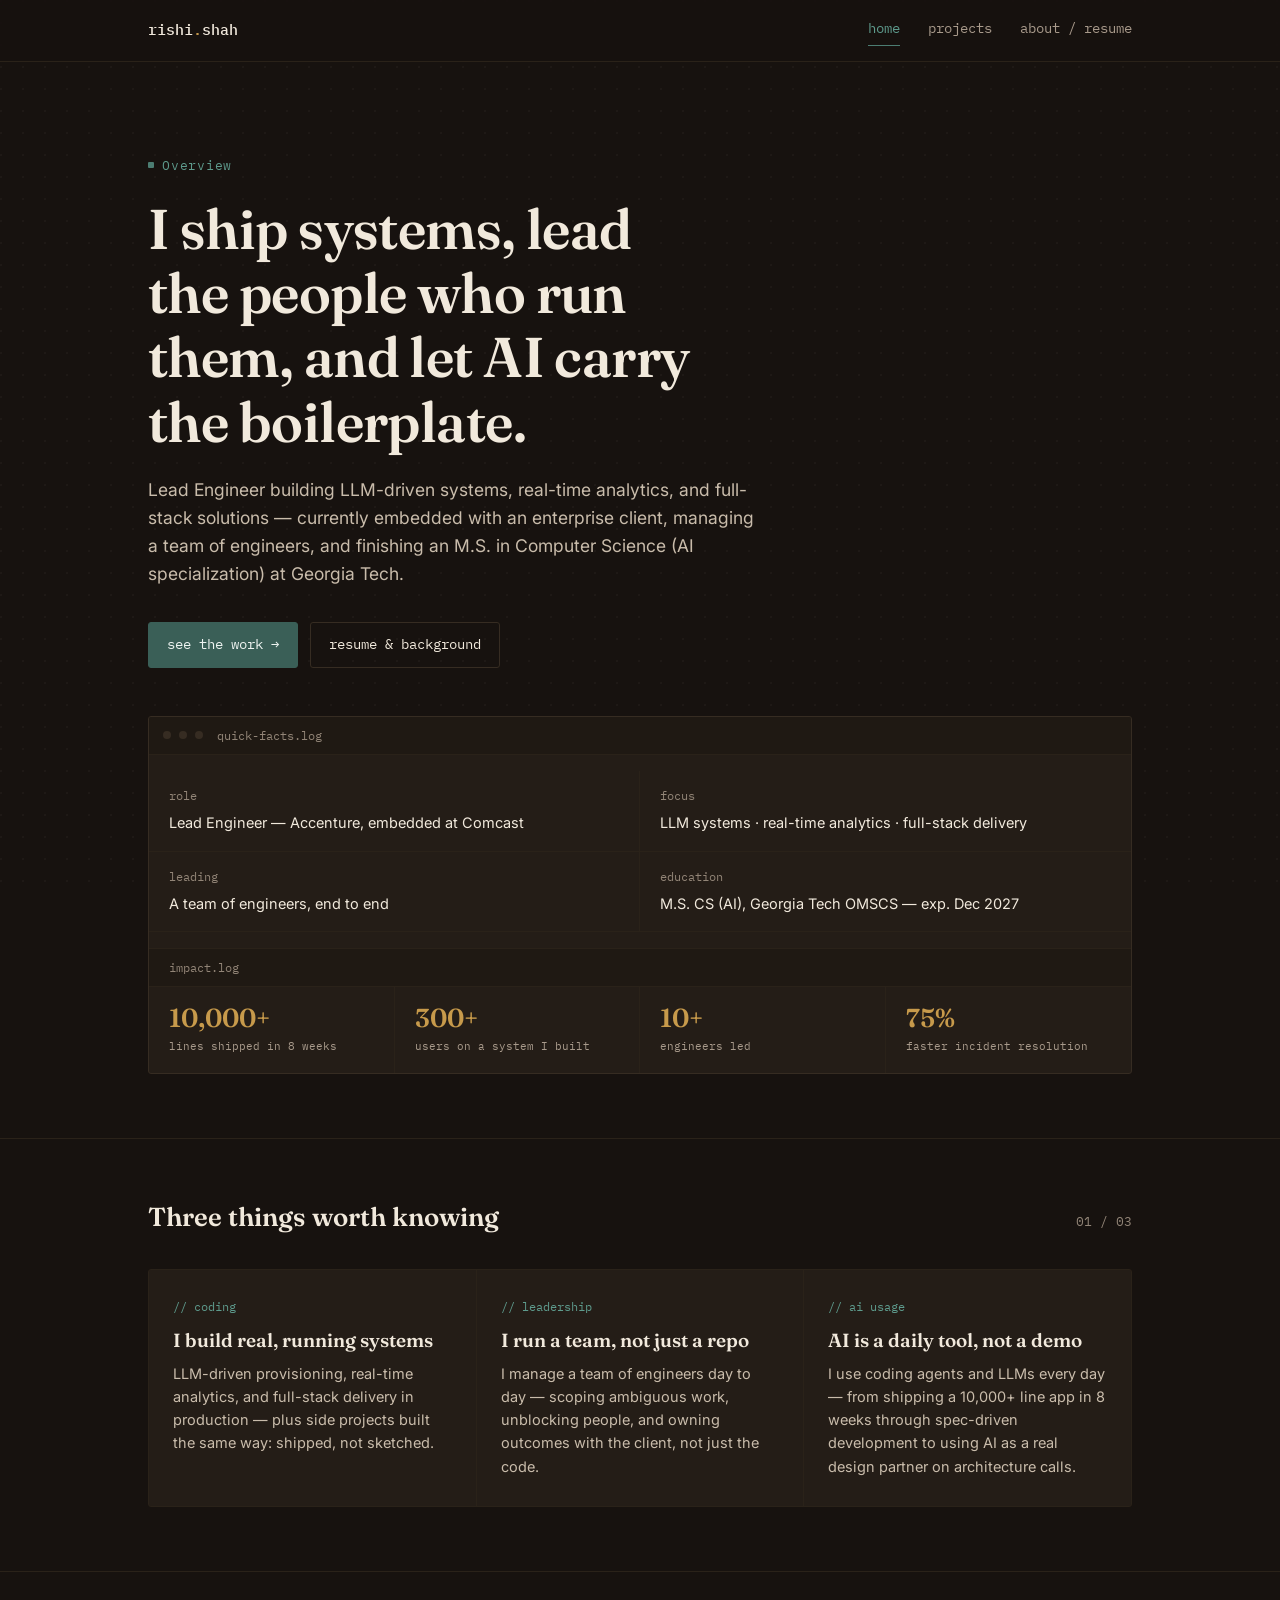
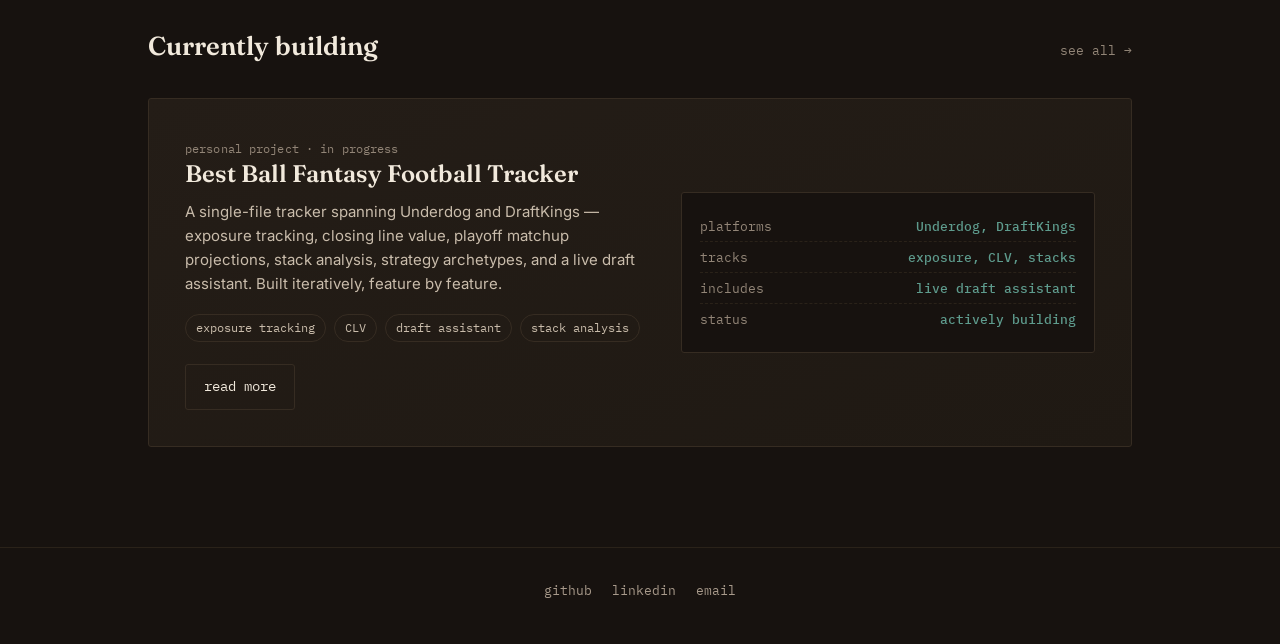
<file: index.html>
<!DOCTYPE html>
<html lang="en">
<head>
<meta charset="UTF-8">
<meta name="viewport" content="width=device-width, initial-scale=1.0">
<title>Rishi Shah — Lead Engineer</title>
<meta name="description" content="Rishi Shah — Lead Engineer building LLM-driven systems, real-time analytics, and full-stack delivery. Leads a team. Builds with AI daily.">
<link rel="preconnect" href="https://fonts.googleapis.com">
<link href="https://fonts.googleapis.com/css2?family=Fraunces:ital,opsz,wght@0,9..144,500;0,9..144,600;1,9..144,500&family=Inter:wght@400;500;600&family=IBM+Plex+Mono:wght@400;500&display=swap" rel="stylesheet">
<link rel="stylesheet" href="styles.css">
<link rel="icon" href="favicon.ico" sizes="any">
<link rel="apple-touch-icon" href="assets/apple-touch-icon.png">
<meta property="og:type" content="website">
<meta property="og:title" content="Rishi Shah — Lead Engineer">
<meta property="og:description" content="Lead Engineer building LLM-driven systems, real-time analytics, and full-stack delivery. Leads a team. Builds with AI daily.">
<meta property="og:image" content="assets/og-banner.png">
<meta property="og:url" content="https://shahrrs.github.io/">
<meta name="twitter:card" content="summary_large_image">
<meta name="twitter:title" content="Rishi Shah — Lead Engineer">
<meta name="twitter:description" content="Lead Engineer building LLM-driven systems, real-time analytics, and full-stack delivery. Leads a team. Builds with AI daily.">
<meta name="twitter:image" content="assets/og-banner.png">
</head>
<body>

<header class="site-header">
  <div class="wrap">
    <a href="index.html" class="brand">rishi<span class="dot">.</span>shah</a>
    <button class="nav-toggle" id="navToggle" aria-expanded="false" aria-controls="siteNav">menu</button>
    <nav class="site-nav" id="siteNav">
      <a href="index.html" class="active">home</a>
      <a href="projects.html">projects</a>
      <a href="about.html">about / resume</a>
    </nav>
  </div>
</header>

<main>
  <section class="hero">
    <div class="wrap">
      <span class="eyebrow">Overview</span>
      <h1>I ship systems, lead the people who run them, and let AI carry the boilerplate.</h1>
      <p class="hero-sub">
        Lead Engineer building LLM-driven systems, real-time analytics, and full-stack solutions — currently
        embedded with an enterprise client, managing a team of engineers, and finishing an M.S. in
        Computer Science (AI specialization) at Georgia Tech.
      </p>
      <div class="btn-row">
        <a href="projects.html" class="btn btn-primary">see the work →</a>
        <a href="about.html" class="btn">resume &amp; background</a>
      </div>

      <div class="factcard">
        <div class="factcard-bar">
          <span class="dot"></span><span class="dot"></span><span class="dot"></span>
          <span class="label">quick-facts.log</span>
        </div>
        <dl class="factgrid">
          <div class="fact">
            <dt>role</dt>
            <dd>Lead Engineer — Accenture, embedded at Comcast</dd>
          </div>
          <div class="fact">
            <dt>focus</dt>
            <dd>LLM systems · real-time analytics · full-stack delivery</dd>
          </div>
          <div class="fact">
            <dt>leading</dt>
            <dd>A team of engineers, end to end</dd>
          </div>
          <div class="fact">
            <dt>education</dt>
            <dd>M.S. CS (AI), Georgia Tech OMSCS — exp. Dec 2027</dd>
          </div>
        </dl>

        <div class="factcard-bar factcard-bar--divider">
          <span class="label">impact.log</span>
        </div>
        <div class="stat-row">
          <div class="stat">
            <span class="stat-num">10,000+</span>
            <span class="stat-label">lines shipped in 8 weeks</span>
          </div>
          <div class="stat">
            <span class="stat-num">300+</span>
            <span class="stat-label">users on a system I built</span>
          </div>
          <div class="stat">
            <span class="stat-num">10+</span>
            <span class="stat-label">engineers led</span>
          </div>
          <div class="stat">
            <span class="stat-num">75%</span>
            <span class="stat-label">faster incident resolution</span>
          </div>
        </div>
      </div>
    </div>
  </section>

  <section class="pillars">
    <div class="wrap">
      <div class="section-head">
        <h2>Three things worth knowing</h2>
        <span class="count">01 / 03</span>
      </div>
      <div class="pillar-grid">
        <div class="pillar">
          <span class="tag">// coding</span>
          <h3>I build real, running systems</h3>
          <p>
            LLM-driven provisioning, real-time analytics, and full-stack delivery in production —
            plus side projects built the same way: shipped, not sketched.
          </p>
        </div>
        <div class="pillar">
          <span class="tag">// leadership</span>
          <h3>I run a team, not just a repo</h3>
          <p>
            I manage a team of engineers day to day — scoping ambiguous work, unblocking people,
            and owning outcomes with the client, not just the code.
          </p>
        </div>
        <div class="pillar">
          <span class="tag">// ai usage</span>
          <h3>AI is a daily tool, not a demo</h3>
          <p>
            I use coding agents and LLMs every day — from shipping a 10,000+ line app in 8 weeks
            through spec-driven development to using AI as a real design partner on architecture calls.
          </p>
        </div>
      </div>
    </div>
  </section>

  <section class="teaser">
    <div class="wrap">
      <div class="section-head">
        <h2>Currently building</h2>
        <a href="projects.html" class="count">see all →</a>
      </div>
      <div class="teaser-card">
        <div>
          <span class="project-kicker mono">personal project · in progress</span>
          <h3>Best Ball Fantasy Football Tracker</h3>
          <p>
            A single-file tracker spanning Underdog and DraftKings — exposure tracking, closing
            line value, playoff matchup projections, stack analysis, strategy archetypes, and a
            live draft assistant. Built iteratively, feature by feature.
          </p>
          <div class="teaser-tags">
            <span class="pill">exposure tracking</span>
            <span class="pill">CLV</span>
            <span class="pill">draft assistant</span>
            <span class="pill">stack analysis</span>
          </div>
          <div class="btn-row" style="margin-top:22px;">
            <a href="projects.html#best-ball" class="btn">read more</a>
          </div>
        </div>
        <div class="teaser-visual">
          <div class="row"><span>platforms</span><b>Underdog, DraftKings</b></div>
          <div class="row"><span>tracks</span><b>exposure, CLV, stacks</b></div>
          <div class="row"><span>includes</span><b>live draft assistant</b></div>
          <div class="row"><span>status</span><b>actively building</b></div>
        </div>
      </div>
    </div>
  </section>
</main>

<footer class="site-footer">
  <div class="wrap">
    <nav class="footer-links">
      <a href="https://github.com/shahrrs" target="_blank" rel="noopener">github</a>
      <a href="https://linkedin.com/in/rishi-shah1" target="_blank" rel="noopener">linkedin</a>
      <a href="mailto:17shahr@gmail.com">email</a>
    </nav>
  </div>
</footer>

<script src="script.js"></script>
</body>
</html>
</file>
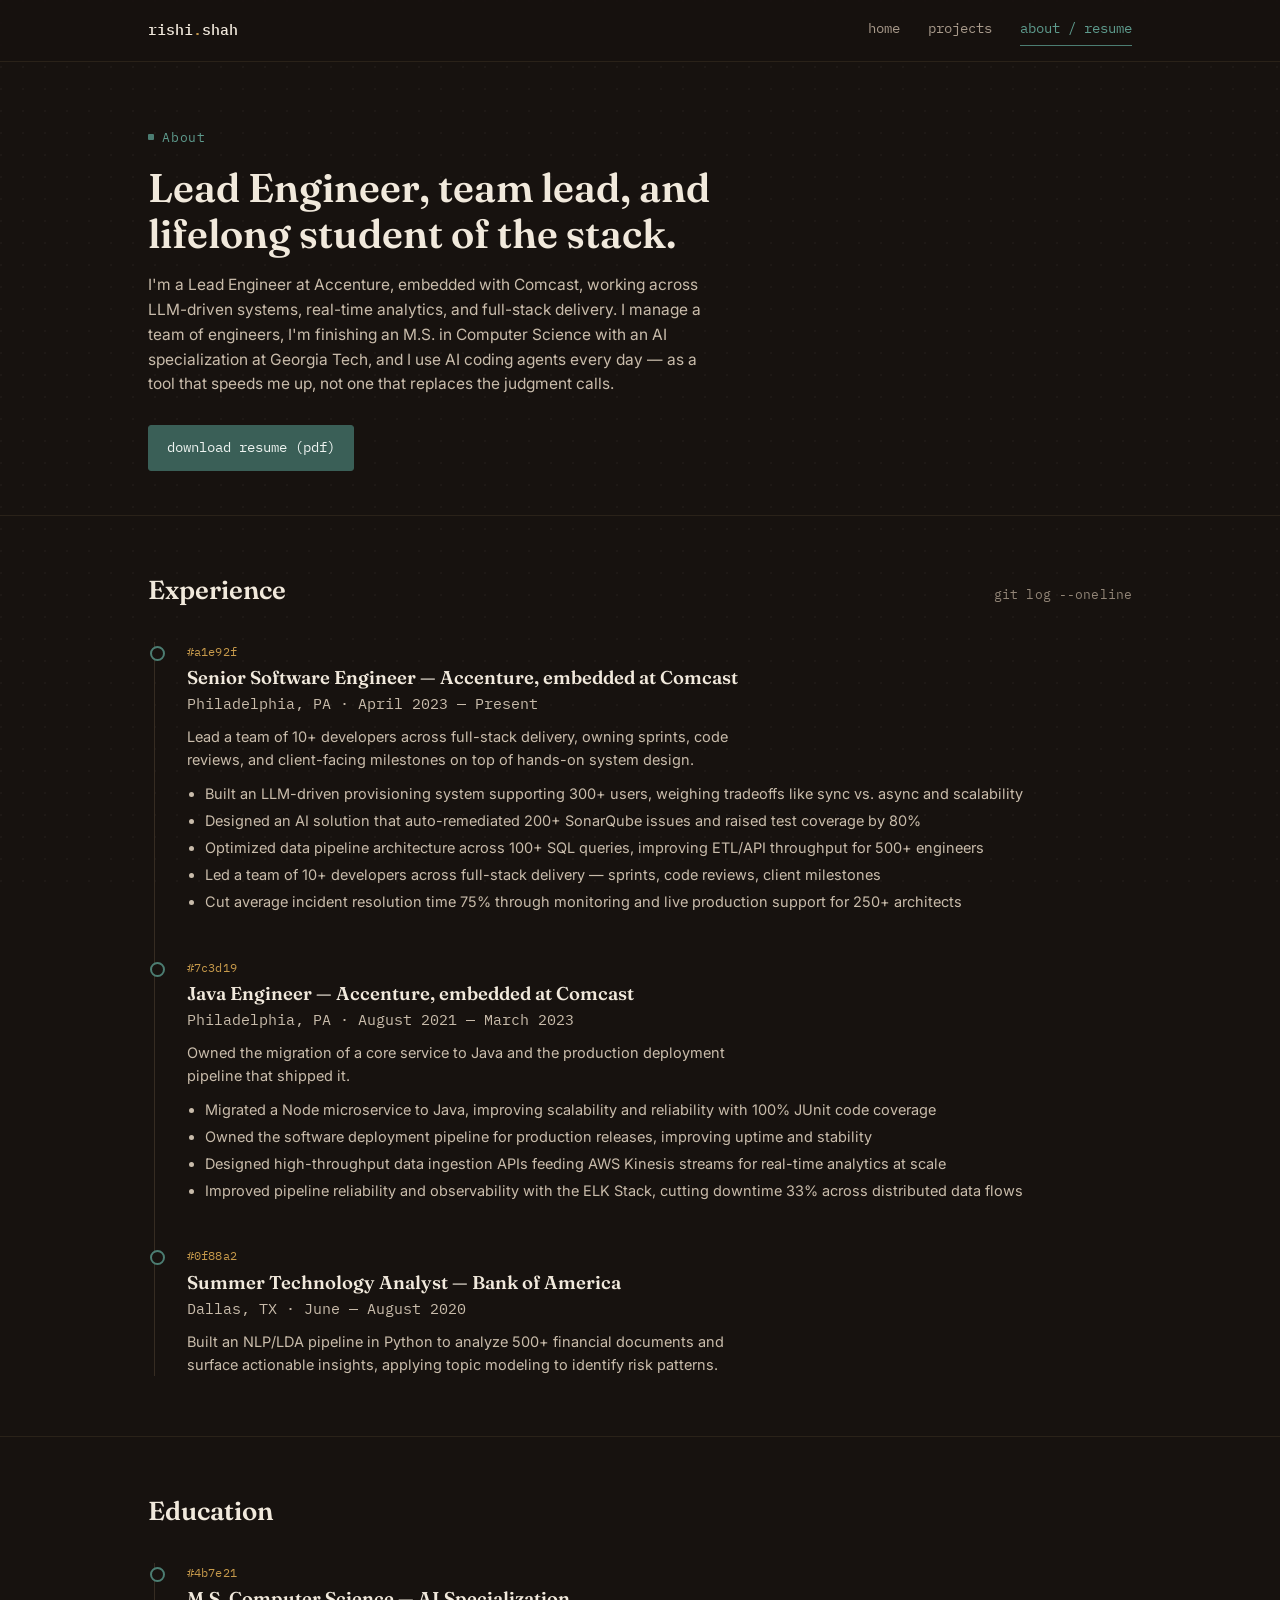
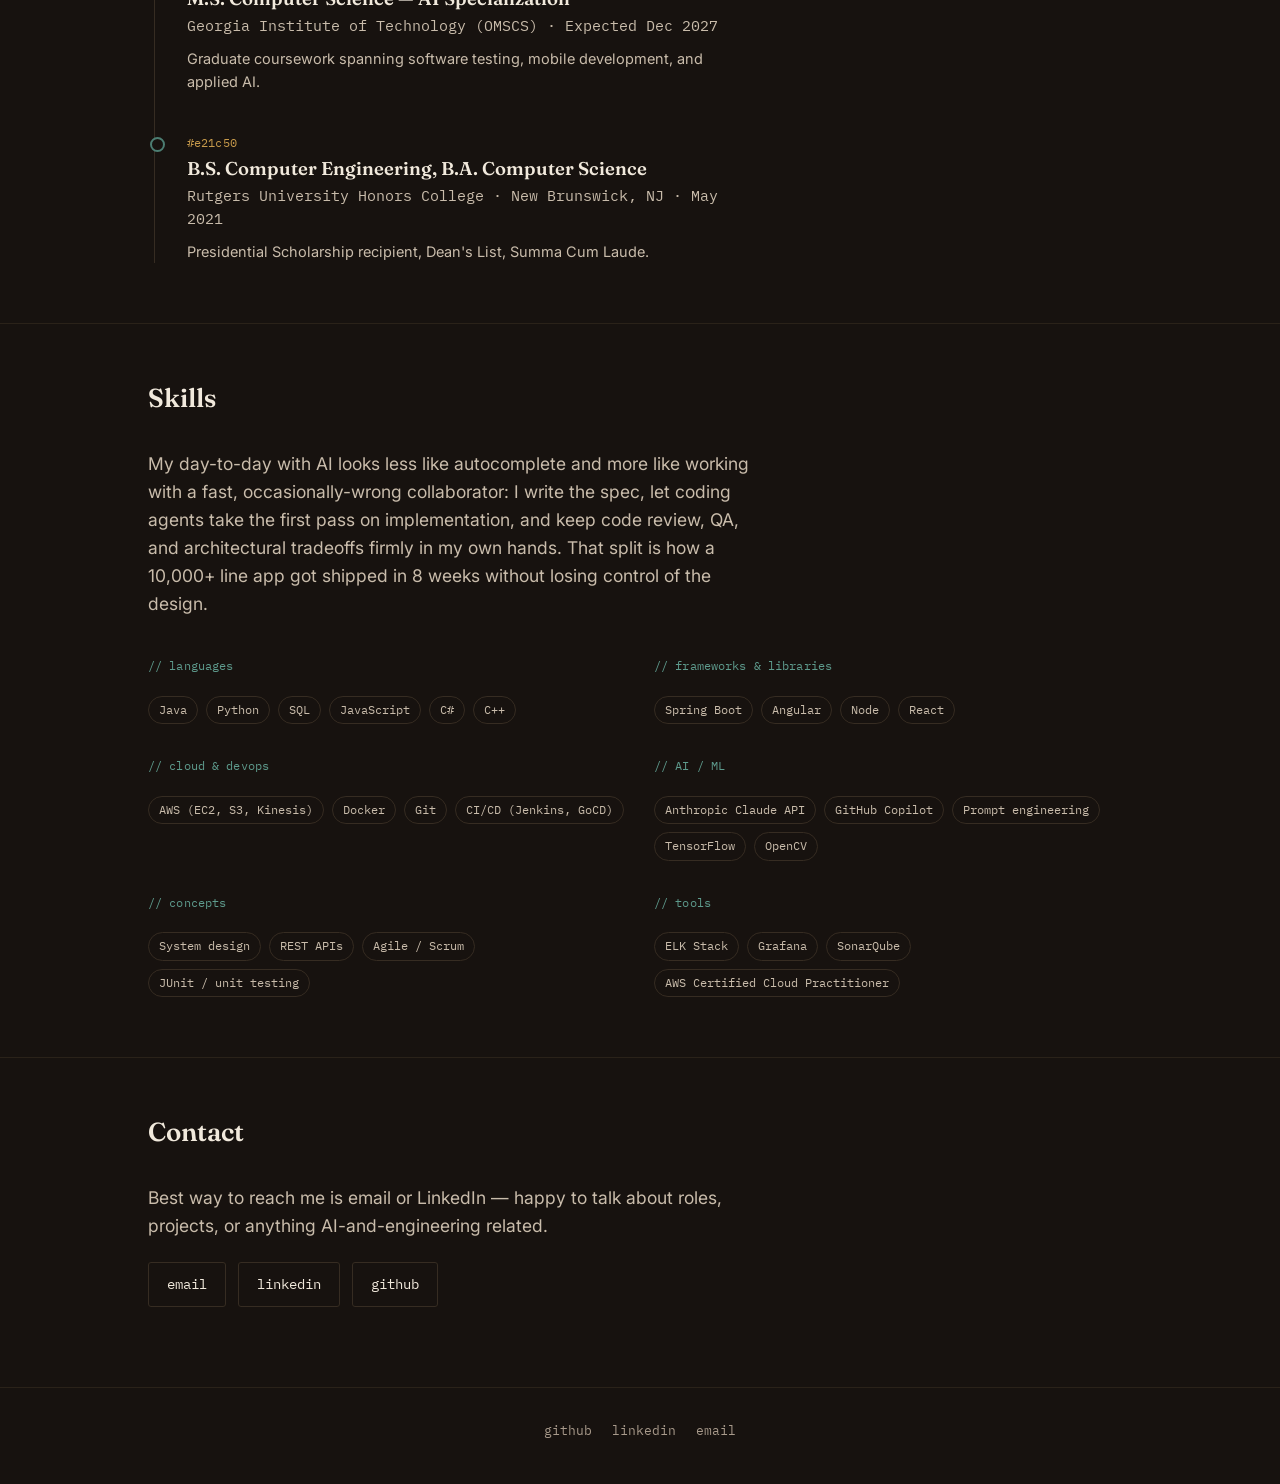
<file: about.html>
<!DOCTYPE html>
<html lang="en">
<head>
<meta charset="UTF-8">
<meta name="viewport" content="width=device-width, initial-scale=1.0">
<title>About — Rishi Shah</title>
<meta name="description" content="Lead Engineer at Accenture, embedded at Comcast. M.S. Computer Science (AI) at Georgia Tech. Resume, experience, and skills.">
<link rel="preconnect" href="https://fonts.googleapis.com">
<link href="https://fonts.googleapis.com/css2?family=Fraunces:ital,opsz,wght@0,9..144,500;0,9..144,600;1,9..144,500&family=Inter:wght@400;500;600&family=IBM+Plex+Mono:wght@400;500&display=swap" rel="stylesheet">
<link rel="stylesheet" href="styles.css">
<link rel="icon" href="favicon.ico" sizes="any">
<link rel="apple-touch-icon" href="assets/apple-touch-icon.png">
<meta property="og:type" content="website">
<meta property="og:title" content="About — Rishi Shah">
<meta property="og:description" content="Lead Engineer at Accenture, embedded at Comcast. M.S. Computer Science (AI) at Georgia Tech. Resume, experience, and skills.">
<meta property="og:image" content="assets/og-banner.png">
<meta property="og:url" content="https://shahrrs.github.io/about.html">
<meta name="twitter:card" content="summary_large_image">
<meta name="twitter:title" content="About — Rishi Shah">
<meta name="twitter:description" content="Lead Engineer at Accenture, embedded at Comcast. M.S. Computer Science (AI) at Georgia Tech. Resume, experience, and skills.">
<meta name="twitter:image" content="assets/og-banner.png">
</head>
<body>

<header class="site-header">
  <div class="wrap">
    <a href="index.html" class="brand">rishi<span class="dot">.</span>shah</a>
    <button class="nav-toggle" id="navToggle" aria-expanded="false" aria-controls="siteNav">menu</button>
    <nav class="site-nav" id="siteNav">
      <a href="index.html">home</a>
      <a href="projects.html">projects</a>
      <a href="about.html" class="active">about / resume</a>
    </nav>
  </div>
</header>

<main>
  <section class="page-head">
    <div class="wrap">
      <span class="eyebrow">About</span>
      <h1>Lead Engineer, team lead, and lifelong student of the stack.</h1>
      <p class="hero-sub">
        I'm a Lead Engineer at Accenture, embedded with Comcast, working across LLM-driven systems,
        real-time analytics, and full-stack delivery. I manage a team of engineers, I'm finishing
        an M.S. in Computer Science with an AI specialization at Georgia Tech, and I use AI coding
        agents every day — as a tool that speeds me up, not one that replaces the judgment calls.
      </p>
      <div class="btn-row" style="margin-top:28px;">
        <a href="assets/resume.pdf" class="btn btn-primary" download>download resume (pdf)</a>
      </div>
    </div>
  </section>

  <section class="block">
    <div class="wrap">
      <div class="section-head">
        <h2>Experience</h2>
        <span class="count mono">git log --oneline</span>
      </div>
      <div class="log">
        <div class="log-entry">
          <span class="log-hash mono">#a1e92f</span>
          <h3>Senior Software Engineer — Accenture, embedded at Comcast</h3>
          <p class="log-meta">Philadelphia, PA · April 2023 — Present</p>
          <p>
            Lead a team of 10+ developers across full-stack delivery, owning sprints, code
            reviews, and client-facing milestones on top of hands-on system design.
          </p>
          <ul>
            <li>Built an LLM-driven provisioning system supporting 300+ users, weighing tradeoffs like sync vs. async and scalability</li>
            <li>Designed an AI solution that auto-remediated 200+ SonarQube issues and raised test coverage by 80%</li>
            <li>Optimized data pipeline architecture across 100+ SQL queries, improving ETL/API throughput for 500+ engineers</li>
            <li>Led a team of 10+ developers across full-stack delivery — sprints, code reviews, client milestones</li>
            <li>Cut average incident resolution time 75% through monitoring and live production support for 250+ architects</li>
          </ul>
        </div>
        <div class="log-entry">
          <span class="log-hash mono">#7c3d19</span>
          <h3>Java Engineer — Accenture, embedded at Comcast</h3>
          <p class="log-meta">Philadelphia, PA · August 2021 — March 2023</p>
          <p>
            Owned the migration of a core service to Java and the production deployment pipeline
            that shipped it.
          </p>
          <ul>
            <li>Migrated a Node microservice to Java, improving scalability and reliability with 100% JUnit code coverage</li>
            <li>Owned the software deployment pipeline for production releases, improving uptime and stability</li>
            <li>Designed high-throughput data ingestion APIs feeding AWS Kinesis streams for real-time analytics at scale</li>
            <li>Improved pipeline reliability and observability with the ELK Stack, cutting downtime 33% across distributed data flows</li>
          </ul>
        </div>
        <div class="log-entry">
          <span class="log-hash mono">#0f88a2</span>
          <h3>Summer Technology Analyst — Bank of America</h3>
          <p class="log-meta">Dallas, TX · June — August 2020</p>
          <p>
            Built an NLP/LDA pipeline in Python to analyze 500+ financial documents and surface
            actionable insights, applying topic modeling to identify risk patterns.
          </p>
        </div>
      </div>
    </div>
  </section>

  <section class="block">
    <div class="wrap">
      <div class="section-head">
        <h2>Education</h2>
      </div>
      <div class="log">
        <div class="log-entry">
          <span class="log-hash mono">#4b7e21</span>
          <h3>M.S. Computer Science — AI Specialization</h3>
          <p class="log-meta">Georgia Institute of Technology (OMSCS) · Expected Dec 2027</p>
          <p>Graduate coursework spanning software testing, mobile development, and applied AI.</p>
        </div>
        <div class="log-entry">
          <span class="log-hash mono">#e21c50</span>
          <h3>B.S. Computer Engineering, B.A. Computer Science</h3>
          <p class="log-meta">Rutgers University Honors College · New Brunswick, NJ · May 2021</p>
          <p>Presidential Scholarship recipient, Dean's List, Summa Cum Laude.</p>
        </div>
      </div>
    </div>
  </section>

  <section class="block">
    <div class="wrap">
      <div class="section-head">
        <h2>Skills</h2>
      </div>
      <p class="hero-sub" style="margin-bottom:34px;">
        My day-to-day with AI looks less like autocomplete and more like working with a fast,
        occasionally-wrong collaborator: I write the spec, let coding agents take the first pass
        on implementation, and keep code review, QA, and architectural tradeoffs firmly in my own
        hands. That split is how a 10,000+ line app got shipped in 8 weeks without losing control
        of the design.
      </p>
      <div class="skills-grid">
        <div class="skill-block">
          <span class="cat mono">// languages</span>
          <div class="tag-row">
            <span class="pill">Java</span>
            <span class="pill">Python</span>
            <span class="pill">SQL</span>
            <span class="pill">JavaScript</span>
            <span class="pill">C#</span>
            <span class="pill">C++</span>
          </div>
        </div>
        <div class="skill-block">
          <span class="cat mono">// frameworks &amp; libraries</span>
          <div class="tag-row">
            <span class="pill">Spring Boot</span>
            <span class="pill">Angular</span>
            <span class="pill">Node</span>
            <span class="pill">React</span>
          </div>
        </div>
        <div class="skill-block">
          <span class="cat mono">// cloud &amp; devops</span>
          <div class="tag-row">
            <span class="pill">AWS (EC2, S3, Kinesis)</span>
            <span class="pill">Docker</span>
            <span class="pill">Git</span>
            <span class="pill">CI/CD (Jenkins, GoCD)</span>
          </div>
        </div>
        <div class="skill-block">
          <span class="cat mono">// AI / ML</span>
          <div class="tag-row">
            <span class="pill">Anthropic Claude API</span>
            <span class="pill">GitHub Copilot</span>
            <span class="pill">Prompt engineering</span>
            <span class="pill">TensorFlow</span>
            <span class="pill">OpenCV</span>
          </div>
        </div>
        <div class="skill-block">
          <span class="cat mono">// concepts</span>
          <div class="tag-row">
            <span class="pill">System design</span>
            <span class="pill">REST APIs</span>
            <span class="pill">Agile / Scrum</span>
            <span class="pill">JUnit / unit testing</span>
          </div>
        </div>
        <div class="skill-block">
          <span class="cat mono">// tools</span>
          <div class="tag-row">
            <span class="pill">ELK Stack</span>
            <span class="pill">Grafana</span>
            <span class="pill">SonarQube</span>
            <span class="pill">AWS Certified Cloud Practitioner</span>
          </div>
        </div>
      </div>
    </div>
  </section>

  <section class="block">
    <div class="wrap">
      <div class="section-head">
        <h2>Contact</h2>
      </div>
      <p class="hero-sub" style="margin-bottom:22px;">
        Best way to reach me is email or LinkedIn — happy to talk about roles, projects, or
        anything AI-and-engineering related.
      </p>
      <div class="btn-row">
        <a href="mailto:17shahr@gmail.com" class="btn">email</a>
        <a href="https://linkedin.com/in/rishi-shah1" class="btn" target="_blank" rel="noopener">linkedin</a>
        <a href="https://github.com/shahrrs" class="btn" target="_blank" rel="noopener">github</a>
      </div>
    </div>
  </section>
</main>

<footer class="site-footer">
  <div class="wrap">
    <nav class="footer-links">
      <a href="https://github.com/shahrrs" target="_blank" rel="noopener">github</a>
      <a href="https://linkedin.com/in/rishi-shah1" target="_blank" rel="noopener">linkedin</a>
      <a href="mailto:17shahr@gmail.com">email</a>
    </nav>
  </div>
</footer>

<script src="script.js"></script>
</body>
</html>
</file>
<file: styles.css>
/* =========================================================
   Design tokens
   Palette: deep autumn — espresso base, teal + muted gold accents
   Display: Fraunces (warm serif, used with restraint)
   Body: Inter
   Utility/mono: IBM Plex Mono (labels, tags, "log" motif)
   ========================================================= */

:root {
  --bg: #17120f;
  --bg-raised: #1f1913;
  --bg-card: #241d17;
  --line: #362c22;
  --line-soft: #2a2219;

  --ink: #f1e9dc;
  --ink-dim: #c9bcab;
  --muted: #a89a8b;
  --faint: #928577;

  --teal: #4c7d72;
  --teal-dim: #3a5f57;
  --teal-text: #5e9b8d;
  --gold: #c79a4b;

  --radius: 3px;

  --font-display: "Fraunces", Georgia, serif;
  --font-body: "Inter", -apple-system, BlinkMacSystemFont, "Segoe UI", sans-serif;
  --font-mono: "IBM Plex Mono", ui-monospace, SFMono-Regular, Menlo, monospace;

  --maxw: 1040px;
}

* { box-sizing: border-box; }

html {
  scroll-behavior: smooth;
}

@media (prefers-reduced-motion: reduce) {
  html { scroll-behavior: auto; }
  * { animation-duration: 0.01ms !important; animation-iteration-count: 1 !important; transition-duration: 0.01ms !important; }
}

body {
  margin: 0;
  background: var(--bg);
  color: var(--ink);
  font-family: var(--font-body);
  font-size: 16px;
  line-height: 1.6;
  -webkit-font-smoothing: antialiased;
}

body::before {
  content: "";
  position: fixed;
  inset: 0;
  pointer-events: none;
  background-image: radial-gradient(circle at 1px 1px, rgba(241,233,220,0.035) 1px, transparent 0);
  background-size: 22px 22px;
  z-index: 0;
}

a { color: inherit; text-decoration: none; }

img { max-width: 100%; display: block; }

h1, h2, h3 {
  font-family: var(--font-display);
  font-weight: 600;
  color: var(--ink);
  line-height: 1.15;
  margin: 0;
}

p { margin: 0; }

.wrap {
  max-width: var(--maxw);
  margin: 0 auto;
  padding: 0 28px;
  position: relative;
  z-index: 1;
}

/* ---------- mono / label utility ---------- */

.mono {
  font-family: var(--font-mono);
  letter-spacing: 0.01em;
}

.eyebrow {
  font-family: var(--font-mono);
  font-size: 12.5px;
  letter-spacing: 0.06em;
  color: var(--teal-text);
  text-transform: none;
  display: inline-flex;
  align-items: center;
  gap: 8px;
}

.eyebrow::before {
  content: "";
  width: 6px;
  height: 6px;
  background: var(--teal);
  border-radius: 1px;
  display: inline-block;
}

/* ---------- header / nav ---------- */

.site-header {
  position: sticky;
  top: 0;
  z-index: 20;
  background: rgba(23, 18, 15, 0.88);
  backdrop-filter: blur(8px);
  border-bottom: 1px solid var(--line-soft);
}

.site-header .wrap {
  display: flex;
  align-items: center;
  justify-content: space-between;
  padding-top: 18px;
  padding-bottom: 18px;
}

.brand {
  font-family: var(--font-mono);
  font-size: 15px;
  font-weight: 500;
  color: var(--ink);
}

.brand .dot { color: var(--gold); }

.site-nav {
  display: flex;
  gap: 28px;
  font-family: var(--font-mono);
  font-size: 13.5px;
}

.site-nav a {
  color: var(--muted);
  position: relative;
  padding-bottom: 3px;
  transition: color 0.15s ease;
}

.site-nav a:hover,
.site-nav a:focus-visible {
  color: var(--ink);
}

.site-nav a.active {
  color: var(--teal-text);
}

.site-nav a.active::after {
  content: "";
  position: absolute;
  left: 0;
  right: 0;
  bottom: -3px;
  height: 1px;
  background: var(--teal);
}

.nav-toggle {
  display: none;
  background: none;
  border: 1px solid var(--line);
  color: var(--ink);
  font-family: var(--font-mono);
  font-size: 13px;
  padding: 6px 10px;
  border-radius: var(--radius);
  cursor: pointer;
}

/* ---------- buttons ---------- */

.btn {
  display: inline-flex;
  align-items: center;
  gap: 8px;
  font-family: var(--font-mono);
  font-size: 13.5px;
  padding: 11px 18px;
  border-radius: var(--radius);
  border: 1px solid var(--line);
  color: var(--ink);
  transition: border-color 0.15s ease, background 0.15s ease, transform 0.1s ease;
}

.btn:hover, .btn:focus-visible {
  border-color: var(--teal);
  background: rgba(76, 125, 114, 0.08);
}

.btn:active { transform: translateY(1px); }

.btn-primary {
  background: var(--teal-dim);
  border-color: var(--teal-dim);
  color: #eef4f1;
}

.btn-primary:hover, .btn-primary:focus-visible {
  background: var(--teal);
  border-color: var(--teal);
}

.btn-row {
  display: flex;
  gap: 12px;
  flex-wrap: wrap;
}

/* ---------- hero ---------- */

.hero {
  padding: 88px 0 64px;
  border-bottom: 1px solid var(--line-soft);
}

.hero .eyebrow { margin-bottom: 22px; }

.hero h1 {
  font-size: clamp(34px, 5.4vw, 56px);
  max-width: 15ch;
  letter-spacing: -0.01em;
}

.hero h1 em {
  font-style: italic;
  color: var(--gold);
}

.hero-sub {
  margin-top: 22px;
  max-width: 56ch;
  color: var(--ink-dim);
  font-size: 17.5px;
}

.hero .btn-row { margin-top: 34px; }

/* terminal-style fact card */
.factcard {
  margin-top: 48px;
  border: 1px solid var(--line);
  border-radius: var(--radius);
  background: var(--bg-card);
  overflow: hidden;
}

.factcard-bar {
  display: flex;
  align-items: center;
  gap: 8px;
  padding: 9px 14px;
  border-bottom: 1px solid var(--line-soft);
  background: var(--bg-raised);
}

.factcard-bar .dot {
  display: inline-block;
  width: 8px; height: 8px; border-radius: 50%;
  background: var(--line);
}

.factcard-bar .label {
  margin-left: 6px;
  font-family: var(--font-mono);
  font-size: 12px;
  color: var(--faint);
  white-space: nowrap;
}

.factgrid {
  display: grid;
  grid-template-columns: repeat(2, 1fr);
}

.fact {
  padding: 16px 20px;
  border-right: 1px solid var(--line-soft);
  border-bottom: 1px solid var(--line-soft);
}

.fact:nth-child(2n) { border-right: none; }

.fact dt {
  font-family: var(--font-mono);
  font-size: 11.5px;
  color: var(--faint);
  margin-bottom: 6px;
}

.fact dd {
  margin: 0;
  font-size: 14.5px;
  color: var(--ink);
}

/* ---------- stat row (lives inside factcard, see below) ---------- */

.factcard-bar--divider {
  border-top: 1px solid var(--line-soft);
  border-bottom: 1px solid var(--line-soft);
}

.stat-row {
  display: grid;
  grid-template-columns: repeat(4, 1fr);
}

.stat {
  padding: 18px 20px;
  border-right: 1px solid var(--line-soft);
  text-align: left;
}

.stat:last-child { border-right: none; }

.stat-num {
  display: block;
  font-family: var(--font-display);
  font-size: 26px;
  font-weight: 600;
  color: var(--gold);
  line-height: 1;
}

.stat-label {
  display: block;
  margin-top: 8px;
  font-family: var(--font-mono);
  font-size: 11px;
  color: var(--muted);
  line-height: 1.4;
}

@media (max-width: 760px) {
  .stat-row { grid-template-columns: repeat(2, 1fr); }
  .stat:nth-child(2n) { border-right: none; }
  .stat:nth-child(-n+2) { border-bottom: 1px solid var(--line-soft); }
}

/* ---------- pillars ---------- */

.pillars {
  padding: 64px 0;
  border-bottom: 1px solid var(--line-soft);
}

.section-head {
  display: flex;
  align-items: baseline;
  justify-content: space-between;
  gap: 24px;
  margin-bottom: 36px;
  flex-wrap: wrap;
}

.section-head h2 {
  font-size: 26px;
}

.section-head .count {
  font-family: var(--font-mono);
  font-size: 12.5px;
  color: var(--faint);
}

a.count:hover {
  color: var(--teal-text);
}

.pillar-grid {
  display: grid;
  grid-template-columns: repeat(3, 1fr);
  gap: 1px;
  background: var(--line-soft);
  border: 1px solid var(--line-soft);
  border-radius: var(--radius);
  overflow: hidden;
}

.pillar {
  background: var(--bg-card);
  padding: 28px 24px;
}

.pillar .tag {
  font-family: var(--font-mono);
  font-size: 11.5px;
  color: var(--teal-text);
  margin-bottom: 14px;
  display: block;
}

.pillar h3 {
  font-size: 19px;
  margin-bottom: 10px;
  font-weight: 600;
}

.pillar p {
  color: var(--ink-dim);
  font-size: 14.5px;
}

/* ---------- teaser ---------- */

.teaser {
  padding: 60px 0 80px;
}

.teaser-card {
  display: grid;
  grid-template-columns: 1.1fr 1fr;
  gap: 40px;
  align-items: center;
  border: 1px solid var(--line);
  border-radius: var(--radius);
  padding: 36px;
  background: linear-gradient(160deg, var(--bg-card), var(--bg-raised));
}

.teaser-card h3 {
  font-size: 24px;
  margin-bottom: 12px;
}

.teaser-card p { color: var(--ink-dim); font-size: 15px; }

.teaser-tags {
  display: flex;
  flex-wrap: wrap;
  gap: 8px;
  margin-top: 18px;
}

.pill {
  font-family: var(--font-mono);
  font-size: 11.5px;
  padding: 4px 10px;
  border: 1px solid var(--line);
  border-radius: 20px;
  color: var(--ink-dim);
}

.teaser-visual {
  border: 1px solid var(--line);
  border-radius: var(--radius);
  padding: 18px;
  background: var(--bg);
  font-family: var(--font-mono);
  font-size: 12.5px;
  color: var(--faint);
}

.teaser-visual .row { display: flex; justify-content: space-between; padding: 5px 0; border-bottom: 1px dashed var(--line-soft); }
.teaser-visual .row:last-child { border-bottom: none; }
.teaser-visual .row b { color: var(--teal-text); font-weight: 500; }

/* ---------- commit log (experience timeline) ---------- */

.log {
  border-left: 1px solid var(--line);
  margin-left: 6px;
  padding-left: 32px;
}

.log-entry {
  position: relative;
  padding-bottom: 40px;
}

.log-entry:last-child { padding-bottom: 0; }

.log-entry::before {
  content: "";
  position: absolute;
  left: -37px;
  top: 4px;
  width: 11px;
  height: 11px;
  border-radius: 50%;
  background: var(--bg);
  border: 2px solid var(--teal);
}

.log-hash {
  font-family: var(--font-mono);
  font-size: 12px;
  color: var(--gold);
  margin-bottom: 6px;
  display: block;
}

.log-entry h3 {
  font-size: 18.5px;
  margin-bottom: 4px;
}

.log-meta {
  font-family: var(--font-mono);
  font-size: 12.5px;
  color: var(--faint);
  margin-bottom: 10px;
}

.log-entry p {
  color: var(--ink-dim);
  font-size: 14.5px;
  max-width: 62ch;
}

.log-entry ul {
  margin: 10px 0 0;
  padding-left: 18px;
  color: var(--ink-dim);
  font-size: 14.5px;
}

.log-entry li { margin-bottom: 4px; }

/* ---------- screenshot gallery ---------- */

.shot-grid {
  margin-top: 24px;
  display: grid;
  grid-template-columns: repeat(3, 1fr);
  gap: 14px;
}

.shot-grid figure {
  margin: 0;
  border: 1px solid var(--line);
  border-radius: var(--radius);
  overflow: hidden;
  background: var(--bg);
  cursor: zoom-in;
}

.shot-grid img {
  width: 100%;
  height: 150px;
  object-fit: cover;
  object-position: top;
  display: block;
  transition: transform 0.2s ease;
}

.shot-grid figure:hover img {
  transform: scale(1.03);
}

.shot-grid figcaption {
  padding: 14px 16px;
  font-family: var(--font-mono);
  font-size: 12px;
  color: var(--muted);
  border-top: 1px solid var(--line-soft);
  line-height: 1.5;
}

/* lightbox */

.lightbox {
  position: fixed;
  inset: 0;
  z-index: 100;
  background: rgba(10, 8, 6, 0.92);
  display: none;
  align-items: center;
  justify-content: center;
  padding: 40px;
  cursor: zoom-out;
}

.lightbox.open { display: flex; }

.lightbox img {
  max-width: 100%;
  max-height: 100%;
  border: 1px solid var(--line);
  border-radius: var(--radius);
}

.lightbox .lb-caption {
  position: absolute;
  bottom: 24px;
  left: 0;
  right: 0;
  text-align: center;
  font-family: var(--font-mono);
  font-size: 12.5px;
  color: var(--ink-dim);
}

@media (max-width: 760px) {
  .shot-grid { grid-template-columns: 1fr; }
}

/* ---------- project cards ---------- */

.project-card {
  border: 1px solid var(--line);
  border-radius: var(--radius);
  background: var(--bg-card);
  padding: 30px;
  margin-bottom: 22px;
}

.project-card.featured {
  border-color: var(--teal-dim);
  background: linear-gradient(160deg, var(--bg-card), var(--bg-raised));
}

.project-head {
  display: flex;
  justify-content: space-between;
  align-items: flex-start;
  gap: 16px;
  flex-wrap: wrap;
}

.project-head h3 {
  font-size: 21px;
  margin-bottom: 6px;
}

.project-kicker {
  font-family: var(--font-mono);
  font-size: 11.5px;
  color: var(--faint);
}

.project-card p.desc {
  margin-top: 14px;
  color: var(--ink-dim);
  font-size: 14.5px;
  max-width: 68ch;
}

.project-card ul.feat {
  margin: 14px 0 0;
  padding-left: 18px;
  color: var(--ink-dim);
  font-size: 14px;
  columns: 2;
  column-gap: 24px;
}

.project-card ul.feat li { margin-bottom: 5px; break-inside: avoid; }

.tag-row {
  display: flex;
  flex-wrap: wrap;
  gap: 8px;
  margin-top: 18px;
}

.repo-grid {
  display: grid;
  grid-template-columns: repeat(2, 1fr);
  gap: 16px;
}

.repo-card {
  border: 1px solid var(--line);
  border-radius: var(--radius);
  background: var(--bg-card);
  padding: 20px;
  transition: border-color 0.15s ease;
}

.repo-card:hover { border-color: var(--teal-dim); }

.repo-card .repo-name {
  font-family: var(--font-mono);
  font-size: 14px;
  color: var(--ink);
  display: flex;
  align-items: center;
  gap: 7px;
}

.repo-card .repo-name::before {
  content: "";
  width: 7px; height: 7px;
  border-radius: 50%;
  background: var(--teal);
  display: inline-block;
}

.repo-card p {
  margin-top: 8px;
  font-size: 13.5px;
  color: var(--muted);
}

.repo-card .lang {
  margin-top: 12px;
  font-family: var(--font-mono);
  font-size: 11.5px;
  color: var(--faint);
}

/* school project entries — no link, text only */
.school-entry {
  border-left: 2px solid var(--line);
  padding-left: 18px;
  margin-bottom: 24px;
}

.school-entry .repo-name { font-family: var(--font-mono); font-size: 14px; }
.school-entry p { margin-top: 6px; font-size: 13.5px; color: var(--muted); }
.school-entry .note {
  margin-top: 6px;
  font-family: var(--font-mono);
  font-size: 11px;
  color: var(--faint);
}

.school-entry--media {
  border-left-color: var(--teal-dim);
}

.video-frame {
  margin-top: 18px;
  border: 1px solid var(--line);
  border-radius: var(--radius);
  overflow: hidden;
  background: #000;
  max-width: 640px;
}

.video-frame video {
  width: 100%;
  display: block;
}

/* ---------- skills matrix ---------- */

.skills-grid {
  display: grid;
  grid-template-columns: repeat(2, 1fr);
  gap: 28px;
}

.skill-block .cat {
  font-family: var(--font-mono);
  font-size: 12px;
  color: var(--teal-text);
  margin-bottom: 12px;
}

.skill-block .tag-row .pill { color: var(--ink-dim); }

/* ---------- footer ---------- */

.site-footer {
  border-top: 1px solid var(--line-soft);
  padding: 32px 0 44px;
  margin-top: 20px;
}

.site-footer .wrap {
  display: flex;
  justify-content: center;
  align-items: center;
  flex-wrap: wrap;
  gap: 12px;
}

.footer-links {
  display: flex;
  gap: 20px;
  font-family: var(--font-mono);
  font-size: 12.5px;
  color: var(--muted);
}

.footer-links a:hover { color: var(--teal-text); }

.footer-note {
  font-family: var(--font-mono);
  font-size: 11.5px;
  color: var(--faint);
}

/* ---------- page hero (secondary pages) ---------- */

.page-head {
  padding: 60px 0 44px;
  border-bottom: 1px solid var(--line-soft);
}

.page-head h1 {
  font-size: clamp(28px, 4vw, 40px);
  margin-top: 18px;
  max-width: 22ch;
}

.page-head .hero-sub {
  margin-top: 16px;
  font-size: 15.5px;
}

section.block {
  padding: 60px 0;
  border-bottom: 1px solid var(--line-soft);
}

section.block:last-of-type { border-bottom: none; }

/* ---------- placeholder marker (for fields Rishi needs to fill) ---------- */

.fillme {
  color: var(--gold);
  border-bottom: 1px dashed var(--gold);
}

/* ---------- responsive ---------- */

@media (max-width: 760px) {
  .pillar-grid { grid-template-columns: 1fr; }
  .factgrid { grid-template-columns: 1fr; }
  .fact:nth-child(2n) { border-right: 1px solid var(--line-soft); }
  .teaser-card { grid-template-columns: 1fr; }
  .repo-grid { grid-template-columns: 1fr; }
  .skills-grid { grid-template-columns: 1fr; }
  .project-card ul.feat { columns: 1; }

  .site-nav {
    position: absolute;
    top: 100%;
    left: 0;
    right: 0;
    background: var(--bg-raised);
    border-bottom: 1px solid var(--line-soft);
    flex-direction: column;
    padding: 16px 28px;
    gap: 16px;
    display: none;
  }
  .site-nav.open { display: flex; }
  .nav-toggle { display: block; }
}
</file>
